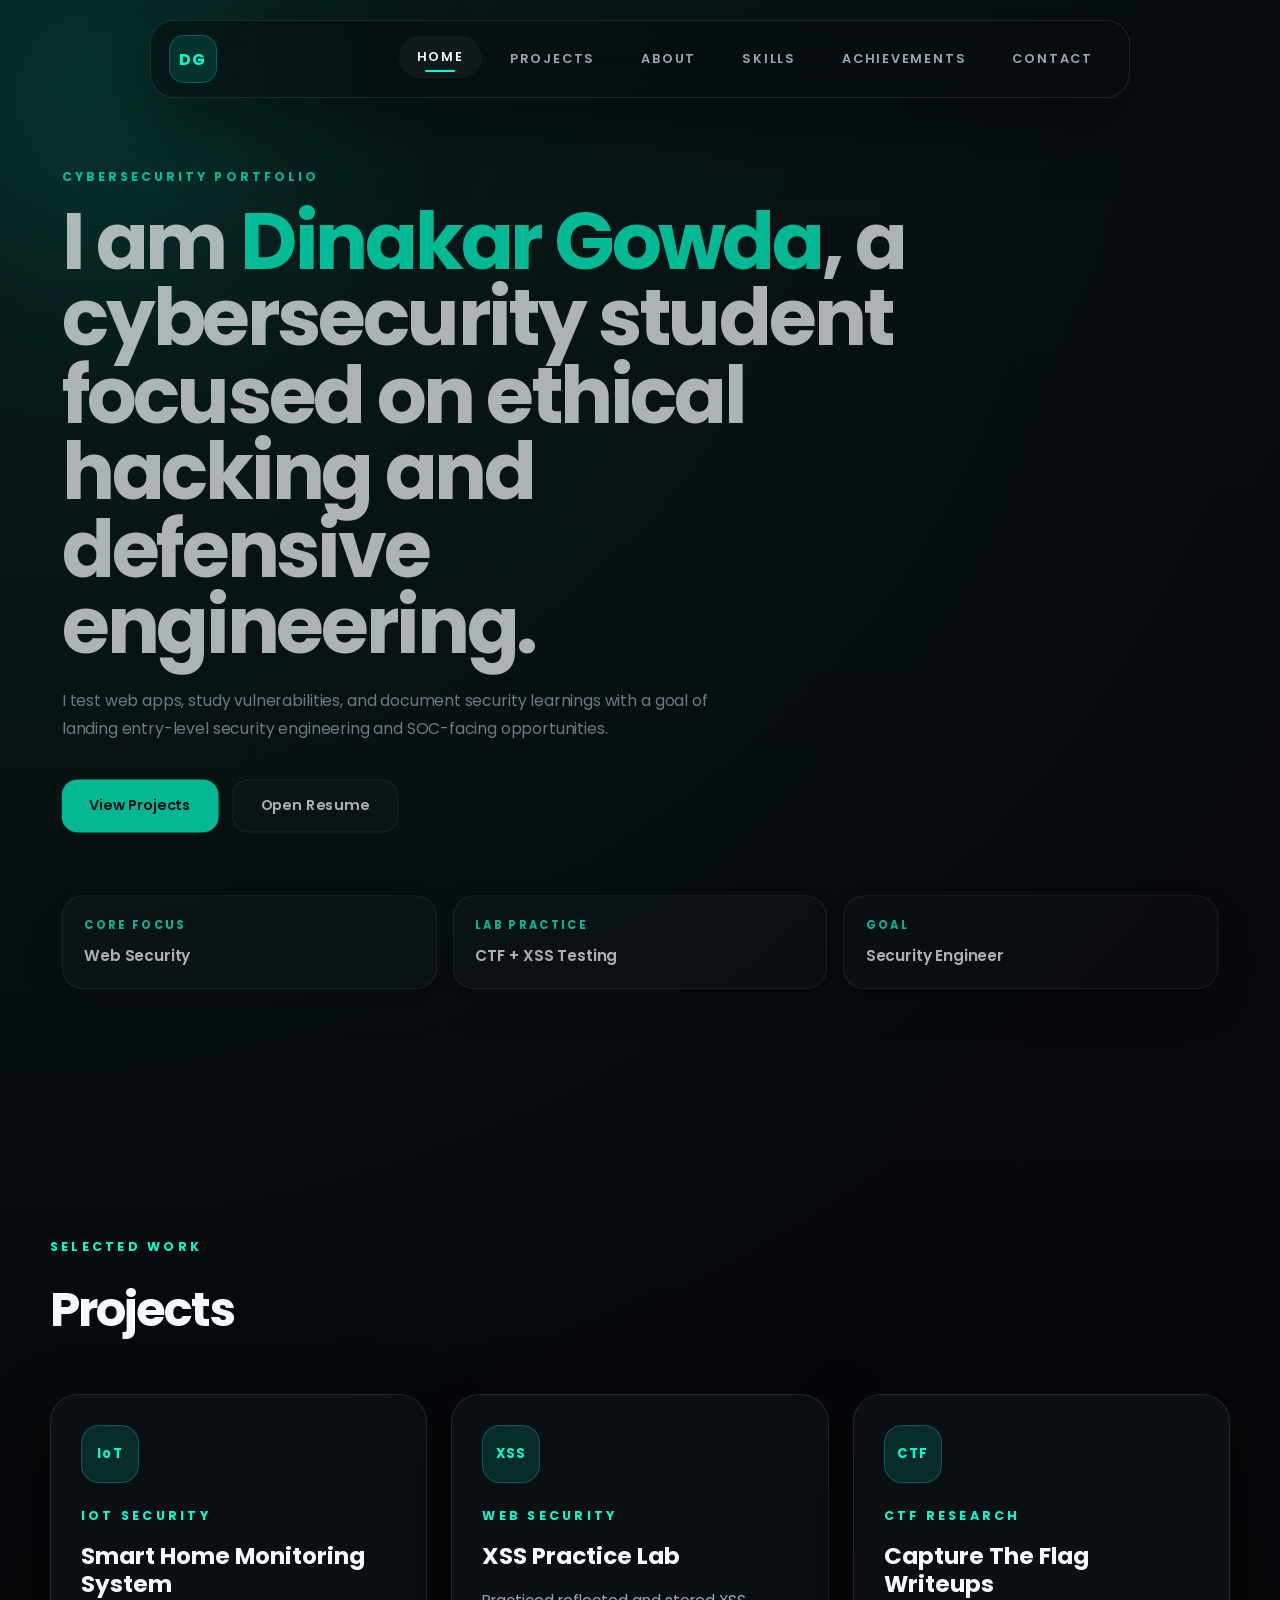
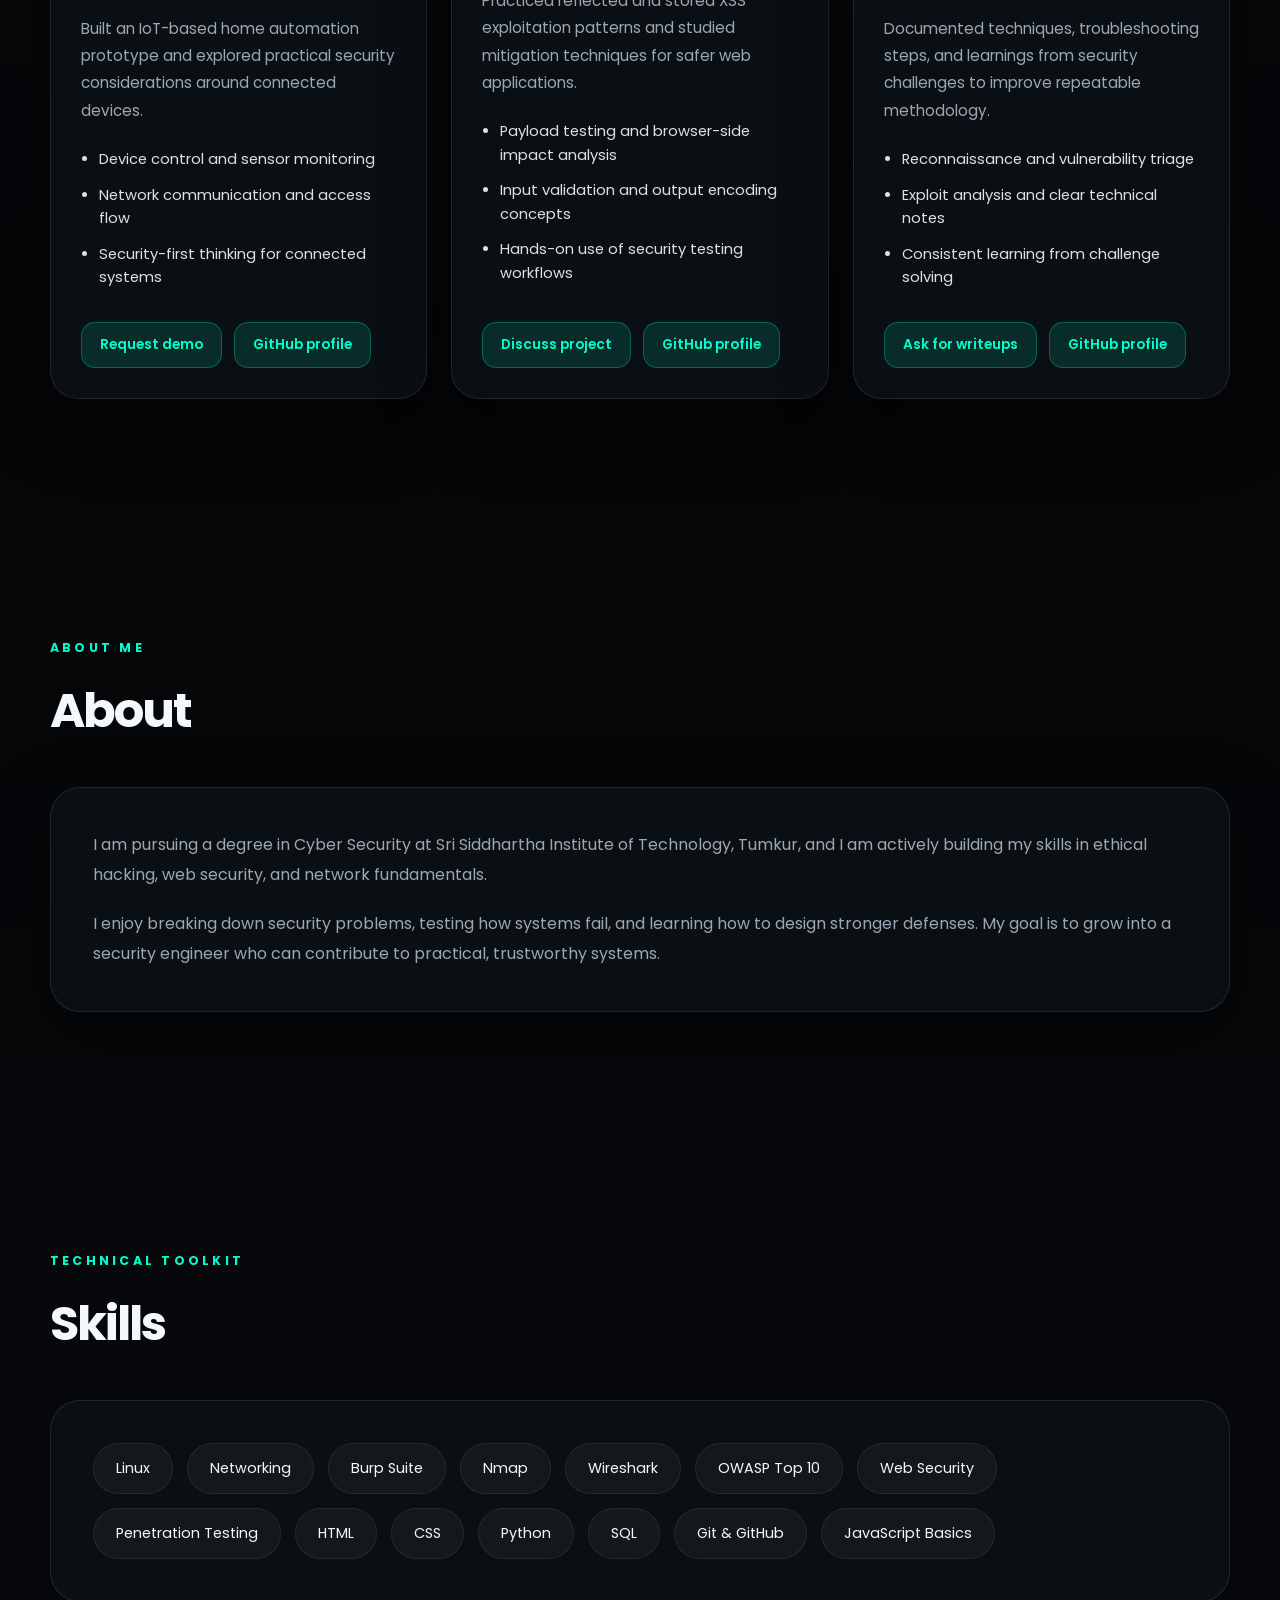
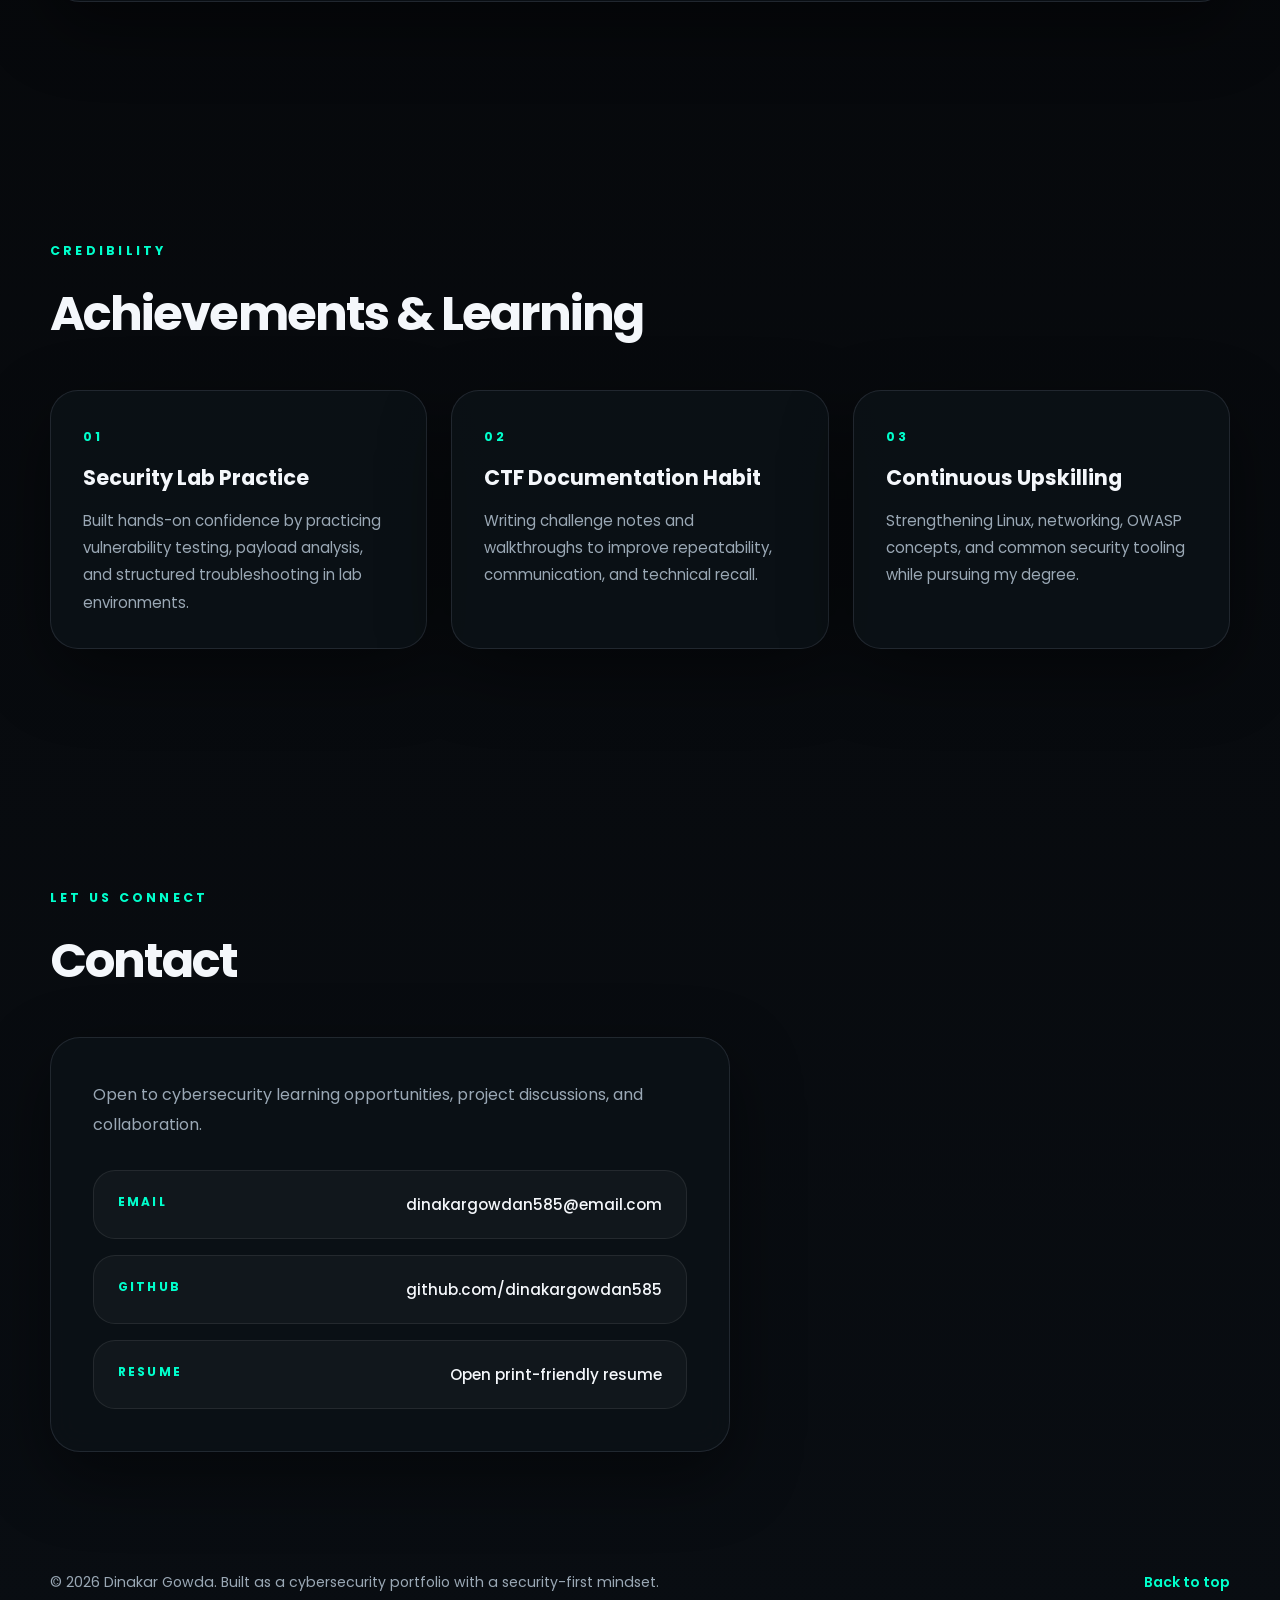
<file: index.html>
<!DOCTYPE html>
<html lang="en">
<head>
  <meta charset="UTF-8">
  <meta name="viewport" content="width=device-width, initial-scale=1.0">
  <meta
    name="description"
    content="Portfolio of Dinakar Gowda, a cybersecurity student focused on ethical hacking, web security, and secure systems."
  >
  <meta name="theme-color" content="#00ffcc">
  <meta property="og:title" content="Dinakar Gowda | Cybersecurity Portfolio">
  <meta
    property="og:description"
    content="Cybersecurity student portfolio featuring web security, IoT, CTF learning, and secure systems work."
  >
  <meta property="og:type" content="website">
  <title>Dinakar Gowda | Cybersecurity Portfolio</title>
  <link rel="preconnect" href="https://fonts.googleapis.com">
  <link rel="preconnect" href="https://fonts.gstatic.com" crossorigin>
  <link href="https://fonts.googleapis.com/css2?family=Poppins:wght@300;400;500;600;700&display=swap" rel="stylesheet">
  <link rel="icon" type="image/svg+xml" href="favicon.svg">
  <link rel="stylesheet" href="index.css">
</head>

<body>
  <div id="boot" aria-hidden="true">
    <pre id="bootText"></pre>
  </div>

  <div class="bg-glow"></div>
  <div id="progress-bar"></div>

  <header class="nav-wrapper">
    <nav class="glass-nav" aria-label="Primary navigation">
      <a class="brand" href="#home">DG</a>
      <button class="menu-btn" type="button" aria-label="Toggle menu" aria-expanded="false">
        &#9776;
      </button>
      <div class="nav-links" id="navLinks">
        <button class="nav-item active" type="button" data-section="home">Home</button>
        <button class="nav-item" type="button" data-section="projects">Projects</button>
        <button class="nav-item" type="button" data-section="about">About</button>
        <button class="nav-item" type="button" data-section="skills">Skills</button>
        <button class="nav-item" type="button" data-section="achievements">Achievements</button>
        <button class="nav-item" type="button" data-section="contact">Contact</button>
      </div>
    </nav>
  </header>

  <main>
    <section id="home" class="hero section in-view">
      <p class="eyebrow">Cybersecurity Portfolio</p>
      <h1>
        I am <span class="highlight">Dinakar Gowda</span>, a cybersecurity student focused on ethical hacking and defensive engineering.
      </h1>
      <p class="hero-copy">
        I test web apps, study vulnerabilities, and document security learnings with a goal of landing entry-level
        security engineering and SOC-facing opportunities.
      </p>
      <div class="hero-actions">
        <a class="btn btn-primary" href="#projects">View Projects</a>
        <a class="btn btn-secondary" href="resume.html" target="_blank" rel="noreferrer">Open Resume</a>
      </div>
      <div class="hero-stats" aria-label="Highlights">
        <article class="stat-card">
          <span>Core Focus</span>
          <strong>Web Security</strong>
        </article>
        <article class="stat-card">
          <span>Lab Practice</span>
          <strong>CTF + XSS Testing</strong>
        </article>
        <article class="stat-card">
          <span>Goal</span>
          <strong>Security Engineer</strong>
        </article>
      </div>
    </section>

    <section id="projects" class="section reveal">
      <p class="section-label">Selected Work</p>
      <h2>Projects</h2>

      <div class="projects">
        <article class="card">
          <div class="project-icon">IoT</div>
          <p class="card-tag">IoT Security</p>
          <h3>Smart Home Monitoring System</h3>
          <p>
            Built an IoT-based home automation prototype and explored practical security considerations around connected devices.
          </p>
          <ul class="card-points">
            <li>Device control and sensor monitoring</li>
            <li>Network communication and access flow</li>
            <li>Security-first thinking for connected systems</li>
          </ul>
          <div class="project-links">
            <a href="mailto:dinakargowdan585@email.com">Request demo</a>
            <a href="https://github.com/dinakargowdan585" target="_blank" rel="noreferrer">GitHub profile</a>
          </div>
        </article>

        <article class="card">
          <div class="project-icon">XSS</div>
          <p class="card-tag">Web Security</p>
          <h3>XSS Practice Lab</h3>
          <p>
            Practiced reflected and stored XSS exploitation patterns and studied mitigation techniques for safer web applications.
          </p>
          <ul class="card-points">
            <li>Payload testing and browser-side impact analysis</li>
            <li>Input validation and output encoding concepts</li>
            <li>Hands-on use of security testing workflows</li>
          </ul>
          <div class="project-links">
            <a href="#contact">Discuss project</a>
            <a href="https://github.com/dinakargowdan585" target="_blank" rel="noreferrer">GitHub profile</a>
          </div>
        </article>

        <article class="card">
          <div class="project-icon">CTF</div>
          <p class="card-tag">CTF Research</p>
          <h3>Capture The Flag Writeups</h3>
          <p>
            Documented techniques, troubleshooting steps, and learnings from security challenges to improve repeatable methodology.
          </p>
          <ul class="card-points">
            <li>Reconnaissance and vulnerability triage</li>
            <li>Exploit analysis and clear technical notes</li>
            <li>Consistent learning from challenge solving</li>
          </ul>
          <div class="project-links">
            <a href="#contact">Ask for writeups</a>
            <a href="https://github.com/dinakargowdan585" target="_blank" rel="noreferrer">GitHub profile</a>
          </div>
        </article>
      </div>
    </section>

    <section id="about" class="section reveal">
      <p class="section-label">About Me</p>
      <h2>About</h2>
      <div class="section-box">
        <p>
          I am pursuing a degree in Cyber Security at Sri Siddhartha Institute of Technology, Tumkur, and I am
          actively building my skills in ethical hacking, web security, and network fundamentals.
        </p>
        <p>
          I enjoy breaking down security problems, testing how systems fail, and learning how to design stronger
          defenses. My goal is to grow into a security engineer who can contribute to practical, trustworthy systems.
        </p>
      </div>
    </section>

    <section id="skills" class="section reveal">
      <p class="section-label">Technical Toolkit</p>
      <h2>Skills</h2>
      <div class="section-box">
        <div class="skills">
          <span>Linux</span>
          <span>Networking</span>
          <span>Burp Suite</span>
          <span>Nmap</span>
          <span>Wireshark</span>
          <span>OWASP Top 10</span>
          <span>Web Security</span>
          <span>Penetration Testing</span>
          <span>HTML</span>
          <span>CSS</span>
          <span>Python</span>
          <span>SQL</span>
          <span>Git & GitHub</span>
          <span>JavaScript Basics</span>
        </div>
      </div>
    </section>

    <section id="achievements" class="section reveal">
      <p class="section-label">Credibility</p>
      <h2>Achievements & Learning</h2>
      <div class="achievement-grid">
        <article class="achievement-card">
          <span>01</span>
          <h3>Security Lab Practice</h3>
          <p>
            Built hands-on confidence by practicing vulnerability testing, payload analysis, and structured
            troubleshooting in lab environments.
          </p>
        </article>
        <article class="achievement-card">
          <span>02</span>
          <h3>CTF Documentation Habit</h3>
          <p>
            Writing challenge notes and walkthroughs to improve repeatability, communication, and technical recall.
          </p>
        </article>
        <article class="achievement-card">
          <span>03</span>
          <h3>Continuous Upskilling</h3>
          <p>
            Strengthening Linux, networking, OWASP concepts, and common security tooling while pursuing my degree.
          </p>
        </article>
      </div>
    </section>

    <section id="contact" class="section reveal">
      <p class="section-label">Let us Connect</p>
      <h2>Contact</h2>
      <div class="section-box contact-box">
        <p>
          Open to cybersecurity learning opportunities, project discussions, and collaboration.
        </p>
        <div class="contact-list">
          <a class="contact-item" href="mailto:dinakargowdan585@email.com">
            <span>Email</span>
            <strong>dinakargowdan585@email.com</strong>
          </a>
          <a class="contact-item" href="https://github.com/dinakargowdan585" target="_blank" rel="noreferrer">
            <span>GitHub</span>
            <strong>github.com/dinakargowdan585</strong>
          </a>
          <a class="contact-item" href="resume.html" target="_blank" rel="noreferrer">
            <span>Resume</span>
            <strong>Open print-friendly resume</strong>
          </a>
        </div>
      </div>
    </section>
  </main>

  <footer class="site-footer">
    <p>© 2026 Dinakar Gowda. Built as a cybersecurity portfolio with a security-first mindset.</p>
    <a href="#home">Back to top</a>
  </footer>

  <script>
    const reveals = document.querySelectorAll(".reveal");
    const cards = document.querySelectorAll(".card");
    const sections = document.querySelectorAll("section");
    const nav = document.querySelector(".glass-nav");
    const glow = document.querySelector(".bg-glow");
    const progressBar = document.getElementById("progress-bar");
    const menuButton = document.querySelector(".menu-btn");
    const navLinks = document.getElementById("navLinks");
    const navItems = document.querySelectorAll(".nav-item");
    const boot = document.getElementById("boot");
    const bootText = document.getElementById("bootText");

    function scrollToSection(id) {
      const section = document.getElementById(id);
      if (section) {
        section.scrollIntoView({ behavior: "smooth", block: "start" });
      }
      navLinks.classList.remove("active");
      menuButton.setAttribute("aria-expanded", "false");
    }

    navItems.forEach((item) => {
      item.addEventListener("click", () => scrollToSection(item.dataset.section));
    });

    menuButton.addEventListener("click", () => {
      const isOpen = navLinks.classList.toggle("active");
      menuButton.setAttribute("aria-expanded", String(isOpen));
    });

    function updateProgressBar() {
      const maxScroll = document.documentElement.scrollHeight - window.innerHeight;
      const progress = maxScroll > 0 ? (window.scrollY / maxScroll) * 100 : 0;
      progressBar.style.width = `${progress}%`;
    }

    function updateScrollState() {
      const scrollY = window.scrollY;
      const triggerLine = window.innerHeight - 80;

      reveals.forEach((el) => {
        if (el.getBoundingClientRect().top < triggerLine) {
          el.classList.add("active");
        }
      });

      cards.forEach((card) => {
        if (card.getBoundingClientRect().top < triggerLine) {
          card.classList.add("active");
        }
      });

      sections.forEach((section) => {
        const rect = section.getBoundingClientRect();
        section.classList.toggle(
          "in-view",
          rect.top < window.innerHeight * 0.7 && rect.bottom > 100
        );
      });

      nav.classList.toggle("scrolled", scrollY > 50);

      let current = "home";
      sections.forEach((section) => {
        if (scrollY >= section.offsetTop - 220) {
          current = section.id;
        }
      });

      navItems.forEach((item) => {
        item.classList.toggle("active", item.dataset.section === current);
      });

      if (glow) {
        glow.style.transform = `translateY(${scrollY * 0.2}px)`;
      }

      updateProgressBar();
    }

    const bootLines = [
      "[ OK ] Initializing portfolio interface...",
      "[ OK ] Loading security projects...",
      "[ OK ] Establishing secure session...",
      "[ OK ] Access granted.",
      "",
      "Welcome to Dinakar Gowda's portfolio."
    ];

    let lineIndex = 0;

    function typeBootLine() {
      if (lineIndex < bootLines.length) {
        bootText.textContent += `${bootLines[lineIndex]}\n`;
        lineIndex += 1;
        setTimeout(typeBootLine, 260);
        return;
      }

      setTimeout(() => {
        boot.classList.add("boot-hidden");
      }, 500);
    }

    window.addEventListener("scroll", updateScrollState);
    window.addEventListener("resize", updateProgressBar);
    window.addEventListener("load", () => {
      updateScrollState();
      typeBootLine();
    });
  </script>
</body>
</html>
</file>
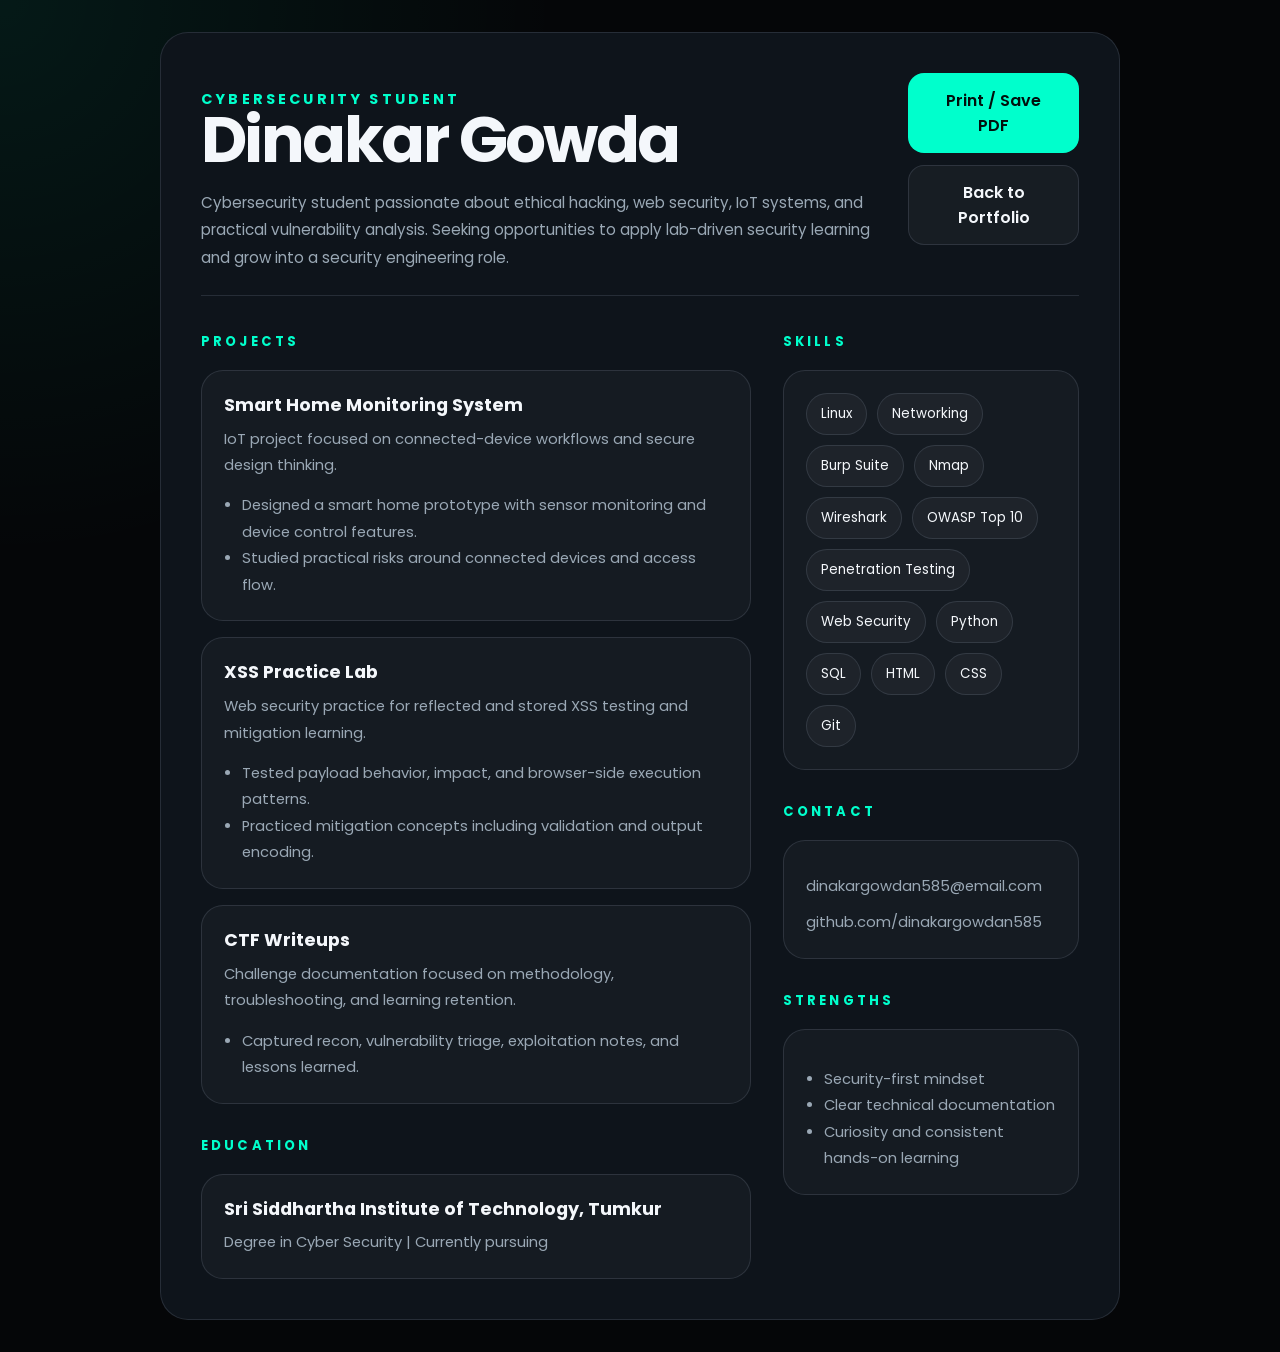
<file: resume.html>
<!DOCTYPE html>
<html lang="en">
<head>
  <meta charset="UTF-8">
  <meta name="viewport" content="width=device-width, initial-scale=1.0">
  <meta name="description" content="Print-friendly resume for Dinakar Gowda, cybersecurity student.">
  <title>Dinakar Gowda | Resume</title>
  <link rel="preconnect" href="https://fonts.googleapis.com">
  <link rel="preconnect" href="https://fonts.gstatic.com" crossorigin>
  <link href="https://fonts.googleapis.com/css2?family=Poppins:wght@400;500;600;700&display=swap" rel="stylesheet">
  <link rel="icon" type="image/svg+xml" href="favicon.svg">
  <style>
    :root {
      color-scheme: dark;
      --bg: #050608;
      --panel: #0e141b;
      --text: #f4f7fb;
      --muted: #9aa8b5;
      --accent: #00ffcc;
      --border: rgba(148, 163, 184, 0.18);
    }

    * {
      box-sizing: border-box;
    }

    body {
      margin: 0;
      font-family: "Poppins", sans-serif;
      background: radial-gradient(circle at top left, rgba(0, 255, 204, 0.08), transparent 30%), var(--bg);
      color: var(--text);
    }

    main {
      width: min(960px, calc(100% - 32px));
      margin: 32px auto;
      padding: 40px;
      border: 1px solid var(--border);
      border-radius: 28px;
      background: var(--panel);
    }

    header {
      display: flex;
      justify-content: space-between;
      gap: 24px;
      border-bottom: 1px solid var(--border);
      padding-bottom: 24px;
    }

    h1,
    h2,
    h3,
    p,
    ul {
      margin: 0;
    }

    h1 {
      font-size: clamp(2.4rem, 7vw, 4rem);
      line-height: 0.95;
      letter-spacing: -0.04em;
    }

    .subtitle {
      margin-top: 16px;
      color: var(--accent);
      font-size: 0.9rem;
      font-weight: 700;
      text-transform: uppercase;
      letter-spacing: 0.22em;
    }

    .summary {
      max-width: 720px;
      margin-top: 18px;
      color: var(--muted);
      line-height: 1.8;
      font-size: 0.95rem;
    }

    .actions {
      display: flex;
      flex-direction: column;
      gap: 12px;
    }

    .actions button,
    .actions a {
      padding: 14px 20px;
      border-radius: 16px;
      border: 1px solid var(--border);
      background: rgba(255, 255, 255, 0.04);
      color: var(--text);
      text-decoration: none;
      font: inherit;
      font-weight: 600;
      cursor: pointer;
      text-align: center;
    }

    .actions button {
      background: var(--accent);
      color: #02100d;
      border-color: transparent;
    }

    .grid {
      display: grid;
      grid-template-columns: 1.3fr 0.7fr;
      gap: 32px;
      margin-top: 36px;
    }

    section + section {
      margin-top: 32px;
    }

    h2 {
      color: var(--accent);
      font-size: 0.82rem;
      text-transform: uppercase;
      letter-spacing: 0.24em;
      margin-bottom: 18px;
    }

    .item {
      padding: 22px;
      border-radius: 22px;
      border: 1px solid var(--border);
      background: rgba(255, 255, 255, 0.03);
    }

    .item + .item {
      margin-top: 16px;
    }

    h3 {
      font-size: 1.1rem;
      line-height: 1.4;
    }

    .meta,
    li,
    .contact-link {
      color: var(--muted);
      font-size: 0.92rem;
      line-height: 1.8;
    }

    .meta {
      margin-top: 8px;
    }

    ul {
      padding-left: 18px;
      margin-top: 14px;
    }

    .skills {
      display: flex;
      flex-wrap: wrap;
      gap: 10px;
    }

    .skills span {
      padding: 10px 14px;
      border-radius: 999px;
      border: 1px solid var(--border);
      background: rgba(255, 255, 255, 0.04);
      font-size: 0.84rem;
    }

    .contact-link {
      display: block;
      text-decoration: none;
      margin-top: 10px;
      overflow-wrap: anywhere;
    }

    @media (max-width: 780px) {
      main {
        padding: 24px;
      }

      header,
      .grid {
        grid-template-columns: 1fr;
        display: grid;
      }

      .actions {
        flex-direction: row;
        flex-wrap: wrap;
      }
    }

    @media print {
      body {
        background: #fff;
        color: #111;
      }

      main {
        margin: 0;
        width: 100%;
        border: 0;
        border-radius: 0;
        background: #fff;
      }

      .actions {
        display: none;
      }

      .item {
        break-inside: avoid;
      }

      .summary,
      .meta,
      li,
      .contact-link {
        color: #333;
      }
    }
  </style>
</head>

<body>
  <main>
    <header>
      <div>
        <p class="subtitle">Cybersecurity Student</p>
        <h1>Dinakar Gowda</h1>
        <p class="summary">
          Cybersecurity student passionate about ethical hacking, web security, IoT systems, and practical vulnerability analysis.
          Seeking opportunities to apply lab-driven security learning and grow into a security engineering role.
        </p>
      </div>
      <div class="actions">
        <button type="button" onclick="window.print()">Print / Save PDF</button>
        <a href="index.html">Back to Portfolio</a>
      </div>
    </header>

    <div class="grid">
      <div>
        <section>
          <h2>Projects</h2>
          <article class="item">
            <h3>Smart Home Monitoring System</h3>
            <p class="meta">IoT project focused on connected-device workflows and secure design thinking.</p>
            <ul>
              <li>Designed a smart home prototype with sensor monitoring and device control features.</li>
              <li>Studied practical risks around connected devices and access flow.</li>
            </ul>
          </article>
          <article class="item">
            <h3>XSS Practice Lab</h3>
            <p class="meta">Web security practice for reflected and stored XSS testing and mitigation learning.</p>
            <ul>
              <li>Tested payload behavior, impact, and browser-side execution patterns.</li>
              <li>Practiced mitigation concepts including validation and output encoding.</li>
            </ul>
          </article>
          <article class="item">
            <h3>CTF Writeups</h3>
            <p class="meta">Challenge documentation focused on methodology, troubleshooting, and learning retention.</p>
            <ul>
              <li>Captured recon, vulnerability triage, exploitation notes, and lessons learned.</li>
            </ul>
          </article>
        </section>

        <section>
          <h2>Education</h2>
          <article class="item">
            <h3>Sri Siddhartha Institute of Technology, Tumkur</h3>
            <p class="meta">Degree in Cyber Security | Currently pursuing</p>
          </article>
        </section>
      </div>

      <div>
        <section>
          <h2>Skills</h2>
          <div class="item">
            <div class="skills">
              <span>Linux</span>
              <span>Networking</span>
              <span>Burp Suite</span>
              <span>Nmap</span>
              <span>Wireshark</span>
              <span>OWASP Top 10</span>
              <span>Penetration Testing</span>
              <span>Web Security</span>
              <span>Python</span>
              <span>SQL</span>
              <span>HTML</span>
              <span>CSS</span>
              <span>Git</span>
            </div>
          </div>
        </section>

        <section>
          <h2>Contact</h2>
          <article class="item">
            <a class="contact-link" href="mailto:dinakargowdan585@email.com">dinakargowdan585@email.com</a>
            <a class="contact-link" href="https://github.com/dinakargowdan585" target="_blank" rel="noreferrer">
              github.com/dinakargowdan585
            </a>
          </article>
        </section>

        <section>
          <h2>Strengths</h2>
          <article class="item">
            <ul>
              <li>Security-first mindset</li>
              <li>Clear technical documentation</li>
              <li>Curiosity and consistent hands-on learning</li>
            </ul>
          </article>
        </section>
      </div>
    </div>
  </main>
</body>
</html>
</file>
<file: index.css>
:root {
  --bg: #050608;
  --panel: rgba(12, 18, 24, 0.78);
  --panel-solid: #0e141b;
  --text: #f4f7fb;
  --muted: #9aa8b5;
  --accent: #00ffcc;
  --accent-soft: rgba(0, 255, 204, 0.12);
  --border: rgba(148, 163, 184, 0.16);
  --shadow: 0 24px 70px rgba(0, 0, 0, 0.45);
}

* {
  box-sizing: border-box;
}

html {
  scroll-behavior: smooth;
}

body {
  margin: 0;
  font-family: "Poppins", sans-serif;
  background:
    radial-gradient(circle at top left, rgba(0, 255, 204, 0.08), transparent 30%),
    linear-gradient(180deg, #080a0d 0%, #050608 45%, #090d12 100%);
  color: var(--text);
  overflow-x: hidden;
}

a {
  color: inherit;
  text-decoration: none;
}

button {
  font: inherit;
}

#progress-bar {
  position: fixed;
  top: 0;
  left: 0;
  width: 0%;
  height: 3px;
  background: linear-gradient(90deg, var(--accent), #73f7ff);
  z-index: 9999;
  box-shadow: 0 0 16px rgba(0, 255, 204, 0.6);
}

.bg-glow {
  position: fixed;
  top: -160px;
  left: -160px;
  width: 540px;
  height: 540px;
  background: radial-gradient(circle, rgba(0, 255, 204, 0.16), transparent 70%);
  filter: blur(90px);
  z-index: -1;
  pointer-events: none;
}

#boot {
  position: fixed;
  inset: 0;
  background: #000;
  color: var(--accent);
  font-family: Consolas, monospace;
  padding: 28px;
  z-index: 10000;
  display: flex;
  align-items: flex-start;
}

#boot.boot-hidden {
  opacity: 0;
  visibility: hidden;
  transition: opacity 0.4s ease, visibility 0.4s ease;
}

#bootText {
  margin: 0;
  font-size: 0.95rem;
  line-height: 1.7;
  white-space: pre-wrap;
}

#bootText::after {
  content: "|";
  animation: blink 0.7s infinite;
}

@keyframes blink {
  50% {
    opacity: 0;
  }
}

.glass-nav {
  position: fixed;
  top: 20px;
  left: 50%;
  transform: translateX(-50%);
  width: min(92vw, 980px);
  z-index: 999;
  display: flex;
  align-items: center;
  justify-content: space-between;
  gap: 20px;
  padding: 14px 18px;
  border-radius: 24px;
  border: 1px solid var(--border);
  background: rgba(8, 12, 16, 0.62);
  backdrop-filter: blur(20px);
  box-shadow: var(--shadow);
  transition: padding 0.3s ease, background 0.3s ease;
}

.glass-nav.scrolled {
  padding-block: 10px;
  background: rgba(8, 12, 16, 0.88);
}

.brand {
  display: inline-flex;
  align-items: center;
  justify-content: center;
  width: 48px;
  height: 48px;
  border-radius: 15px;
  background: var(--accent-soft);
  color: var(--accent);
  font-weight: 700;
  letter-spacing: 0.08em;
  border: 1px solid rgba(0, 255, 204, 0.25);
}

.nav-links {
  display: flex;
  align-items: center;
  gap: 10px;
}

.nav-item,
.menu-btn {
  border: 0;
  background: transparent;
  color: var(--muted);
  cursor: pointer;
}

.nav-item {
  position: relative;
  padding: 12px 18px;
  border-radius: 999px;
  font-size: 0.8rem;
  font-weight: 600;
  letter-spacing: 0.14em;
  text-transform: uppercase;
  transition: color 0.3s ease, background 0.3s ease, transform 0.3s ease;
}

.nav-item::after {
  content: "";
  position: absolute;
  left: 50%;
  bottom: 6px;
  width: 0;
  height: 2px;
  border-radius: 999px;
  background: var(--accent);
  transform: translateX(-50%);
  transition: width 0.3s ease;
}

.nav-item:hover,
.nav-item.active {
  color: var(--text);
  background: rgba(255, 255, 255, 0.04);
  transform: translateY(-2px);
}

.nav-item:hover::after,
.nav-item.active::after {
  width: 36%;
}

.menu-btn {
  display: none;
  font-size: 1.7rem;
  color: var(--text);
}

.section {
  width: min(1180px, calc(100% - 48px));
  margin: 0 auto;
  padding: 120px 0;
  scroll-margin-top: 110px;
  opacity: 0.7;
  transform: scale(0.98);
  transition: opacity 0.6s ease, transform 0.6s ease;
}

.section.in-view {
  opacity: 1;
  transform: scale(1);
}

.hero {
  min-height: 100vh;
  display: flex;
  flex-direction: column;
  justify-content: center;
  padding-top: 160px;
}

.eyebrow,
.section-label,
.card-tag {
  margin: 0 0 18px;
  color: var(--accent);
  font-size: 0.78rem;
  font-weight: 700;
  text-transform: uppercase;
  letter-spacing: 0.26em;
}

h1,
h2,
h3,
p,
ul {
  margin: 0;
}

h1 {
  max-width: 860px;
  font-size: clamp(2.6rem, 7vw, 5rem);
  line-height: 0.98;
  letter-spacing: -0.04em;
}

.highlight {
  color: var(--accent);
}

.hero-copy {
  max-width: 660px;
  margin-top: 24px;
  color: var(--muted);
  font-size: 1rem;
  line-height: 1.8;
}

.hero-actions {
  display: flex;
  flex-wrap: wrap;
  gap: 14px;
  margin-top: 36px;
}

.hero-stats {
  display: grid;
  grid-template-columns: repeat(3, minmax(0, 1fr));
  gap: 16px;
  margin-top: 64px;
}

.stat-card {
  padding: 22px;
  border-radius: 22px;
  border: 1px solid var(--border);
  background: rgba(255, 255, 255, 0.03);
  box-shadow: 0 20px 40px rgba(0, 0, 0, 0.22);
}

.stat-card span {
  display: block;
  color: var(--accent);
  font-size: 0.72rem;
  font-weight: 700;
  letter-spacing: 0.22em;
  text-transform: uppercase;
}

.stat-card strong {
  display: block;
  margin-top: 10px;
  font-size: 0.98rem;
  font-weight: 600;
}

.btn {
  display: inline-flex;
  align-items: center;
  justify-content: center;
  min-height: 54px;
  padding: 0 28px;
  border-radius: 16px;
  font-size: 0.92rem;
  font-weight: 600;
  transition: transform 0.3s ease, background 0.3s ease, border-color 0.3s ease;
}

.btn:hover {
  transform: translateY(-3px);
}

.btn-primary {
  background: var(--accent);
  color: #04100d;
}

.btn-secondary {
  border: 1px solid var(--border);
  background: rgba(255, 255, 255, 0.03);
  color: var(--text);
}

h2 {
  font-size: clamp(2rem, 5vw, 3rem);
  letter-spacing: -0.04em;
}

.projects {
  display: grid;
  grid-template-columns: repeat(3, minmax(0, 1fr));
  gap: 24px;
  margin-top: 48px;
}

.card,
.section-box {
  border: 1px solid var(--border);
  background: var(--panel);
  box-shadow: var(--shadow);
  backdrop-filter: blur(16px);
}

.card {
  display: flex;
  flex-direction: column;
  padding: 30px;
  border-radius: 28px;
  min-height: 390px;
  opacity: 0;
  transform: translateY(40px);
  transition: opacity 0.6s ease, transform 0.6s ease, border-color 0.3s ease;
}

.project-icon {
  width: 58px;
  height: 58px;
  border-radius: 18px;
  border: 1px solid rgba(0, 255, 204, 0.24);
  background: var(--accent-soft);
  color: var(--accent);
  display: inline-flex;
  align-items: center;
  justify-content: center;
  font-size: 0.82rem;
  font-weight: 700;
  letter-spacing: 0.08em;
  margin-bottom: 24px;
}

.card.active {
  opacity: 1;
  transform: translateY(0);
}

.card:hover {
  border-color: rgba(0, 255, 204, 0.5);
  transform: translateY(-8px);
}

.card h3 {
  font-size: 1.45rem;
  line-height: 1.2;
}

.card p:not(.card-tag) {
  margin-top: 16px;
  color: var(--muted);
  line-height: 1.8;
  font-size: 0.95rem;
}

.card-points {
  margin: 24px 0 0;
  padding-left: 18px;
  color: #d7e2ea;
  display: grid;
  gap: 12px;
  font-size: 0.92rem;
  line-height: 1.6;
}

.project-links {
  margin-top: auto;
  padding-top: 32px;
  display: flex;
  flex-wrap: wrap;
  gap: 12px;
}

.project-links a {
  padding: 12px 18px;
  border-radius: 14px;
  border: 1px solid rgba(0, 255, 204, 0.28);
  background: var(--accent-soft);
  color: var(--accent);
  font-size: 0.85rem;
  font-weight: 600;
  transition: background 0.3s ease, color 0.3s ease, transform 0.3s ease;
}

.project-links a:hover {
  background: var(--accent);
  color: #02100d;
  transform: translateY(-2px);
}

.section-box {
  margin-top: 40px;
  padding: 42px;
  border-radius: 30px;
}

.section-box p {
  color: var(--muted);
  line-height: 1.9;
}

.section-box p + p {
  margin-top: 18px;
}

.skills {
  display: flex;
  flex-wrap: wrap;
  gap: 14px;
}

.skills span {
  padding: 14px 22px;
  border-radius: 999px;
  background: rgba(255, 255, 255, 0.04);
  color: var(--text);
  border: 1px solid rgba(255, 255, 255, 0.08);
  font-size: 0.9rem;
  transition: background 0.3s ease, color 0.3s ease, transform 0.3s ease;
}

.skills span:hover {
  background: var(--accent);
  color: #02100d;
  transform: translateY(-3px);
}

.achievement-grid {
  display: grid;
  grid-template-columns: repeat(3, minmax(0, 1fr));
  gap: 24px;
  margin-top: 40px;
}

.achievement-card {
  padding: 32px;
  border-radius: 28px;
  border: 1px solid var(--border);
  background: var(--panel);
  box-shadow: var(--shadow);
}

.achievement-card span {
  color: var(--accent);
  font-size: 0.78rem;
  font-weight: 700;
  letter-spacing: 0.24em;
}

.achievement-card h3 {
  margin-top: 18px;
  font-size: 1.3rem;
  line-height: 1.2;
}

.achievement-card p {
  margin-top: 16px;
  color: var(--muted);
  line-height: 1.8;
  font-size: 0.94rem;
}

.contact-box {
  max-width: 680px;
}

.contact-list {
  display: grid;
  gap: 16px;
  margin-top: 30px;
}

.contact-item {
  display: flex;
  justify-content: space-between;
  gap: 20px;
  padding: 22px 24px;
  border-radius: 22px;
  background: rgba(255, 255, 255, 0.03);
  border: 1px solid rgba(255, 255, 255, 0.08);
  transition: border-color 0.3s ease, transform 0.3s ease;
}

.contact-item span {
  color: var(--accent);
  font-size: 0.75rem;
  font-weight: 700;
  letter-spacing: 0.18em;
  text-transform: uppercase;
}

.contact-item strong {
  font-size: 0.95rem;
  font-weight: 500;
}

.contact-item:hover {
  border-color: rgba(0, 255, 204, 0.45);
  transform: translateY(-3px);
}

.site-footer {
  width: min(1180px, calc(100% - 48px));
  margin: 0 auto;
  padding: 0 0 36px;
  display: flex;
  justify-content: space-between;
  gap: 18px;
  color: var(--muted);
  font-size: 0.88rem;
}

.site-footer a {
  color: var(--accent);
  font-weight: 600;
}

.reveal {
  opacity: 0;
  transform: translateY(50px);
}

.reveal.active {
  opacity: 1;
  transform: translateY(0);
}

@media (max-width: 900px) {
  .projects,
  .achievement-grid,
  .hero-stats {
    grid-template-columns: 1fr;
  }

  .card {
    min-height: auto;
  }
}

@media (max-width: 768px) {
  .glass-nav {
    width: min(94vw, 980px);
    flex-wrap: wrap;
    padding: 12px 14px;
  }

  .menu-btn {
    display: inline-flex;
  }

  .nav-links {
    display: none;
    width: 100%;
    flex-direction: column;
    gap: 6px;
    padding-top: 8px;
  }

  .nav-links.active {
    display: flex;
  }

  .nav-item {
    width: 100%;
    padding: 14px 18px;
  }

  .section {
    width: min(1180px, calc(100% - 32px));
    padding: 96px 0;
  }

  .hero {
    padding-top: 130px;
  }

  .section-box,
  .card {
    padding: 24px;
    border-radius: 24px;
  }

  .contact-item {
    flex-direction: column;
    gap: 8px;
  }
}
</file>
